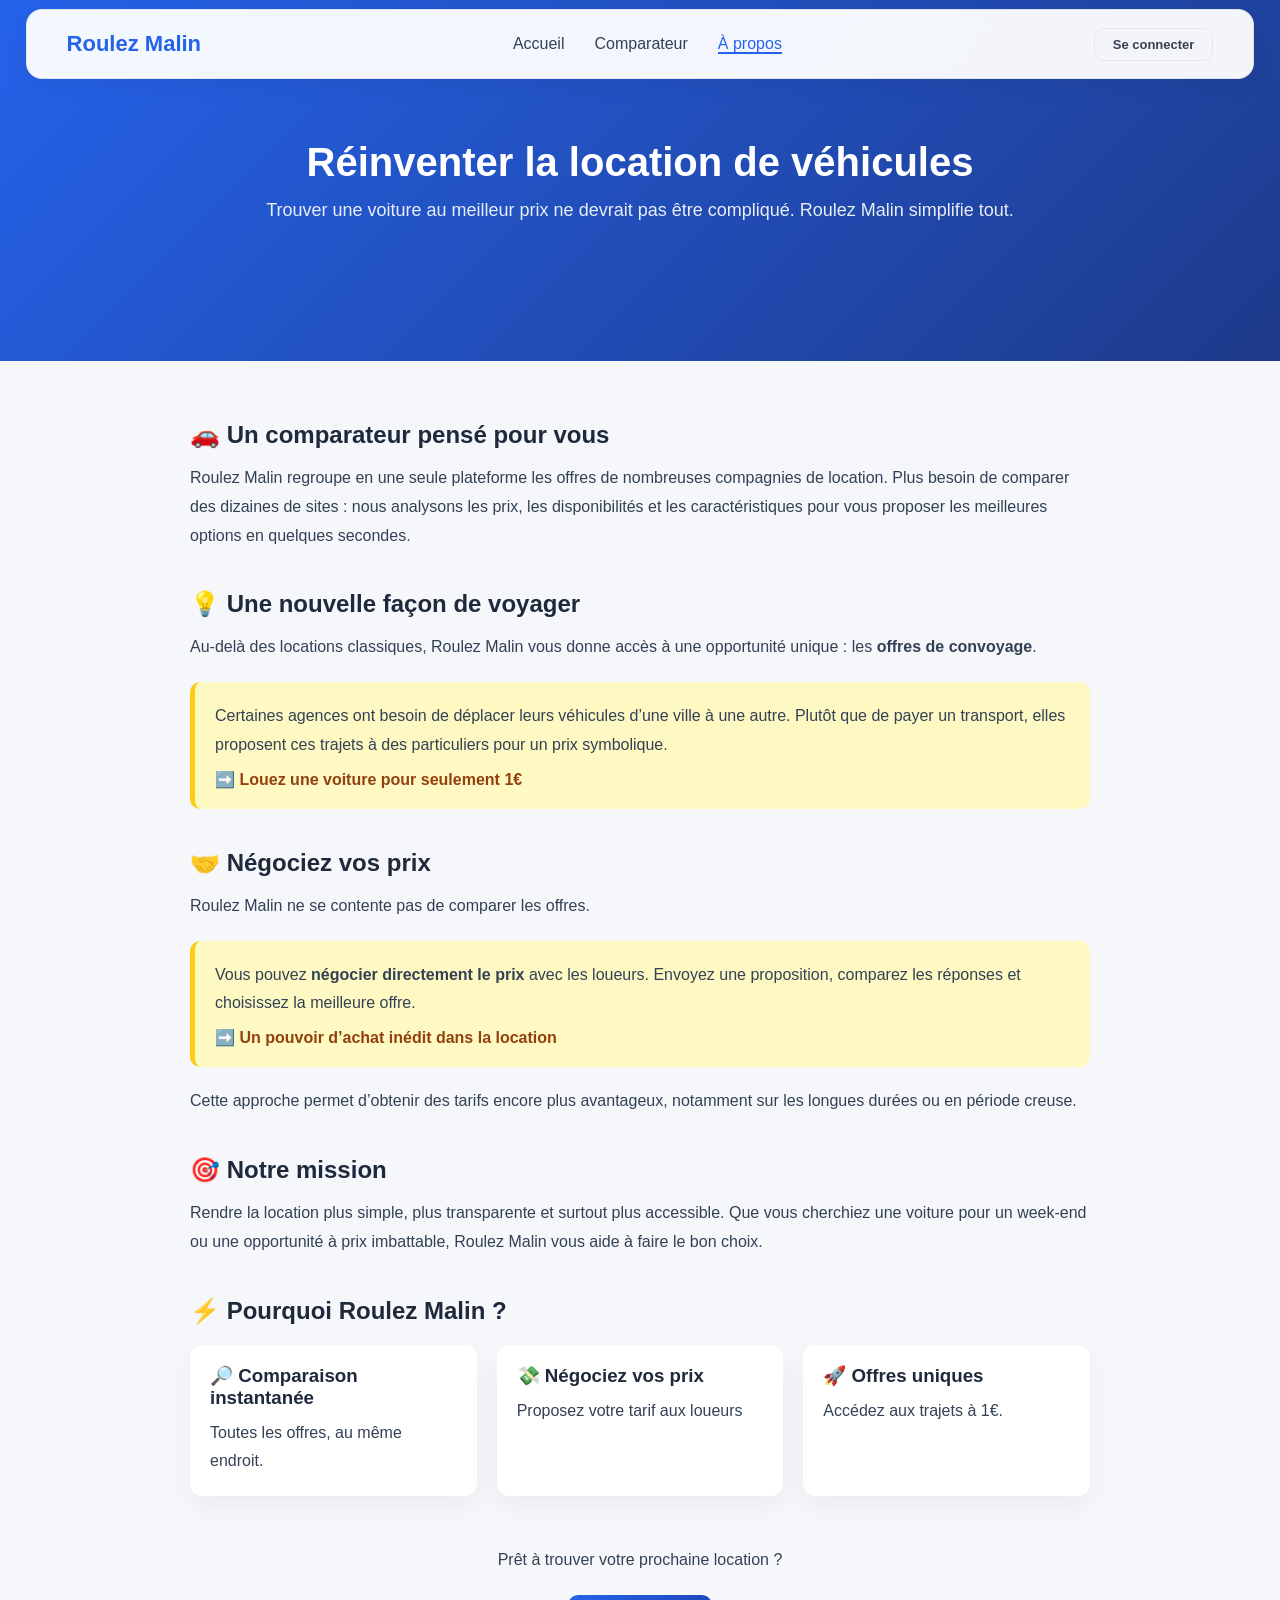
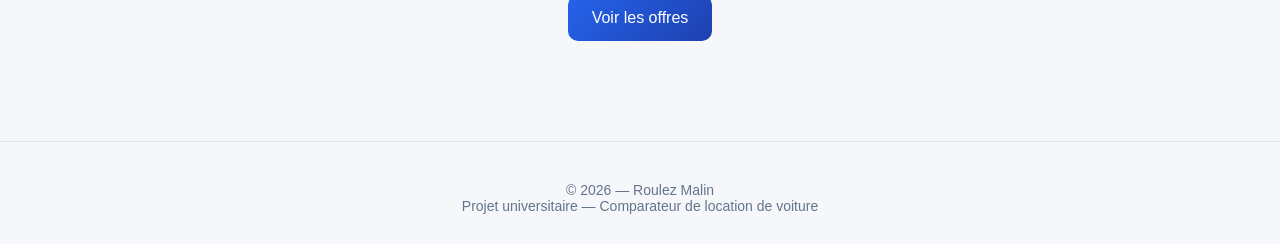
<file: frontend/about.html>
<!DOCTYPE html>
<html lang="fr">
<head>
    <meta charset="UTF-8">
    <title>Roulez Malin - À propos</title>
    <link rel="stylesheet" href="css/style.css">
    <script defer type="module" src="js/include.js"></script>
</head>
<body>

<!-- Menu -->
<div id="menu"></div>

<section class="about-hero">
    <div class="about-hero-content">
        <h1>Réinventer la location de véhicules</h1>
        <p>
            Trouver une voiture au meilleur prix ne devrait pas être compliqué.
            Roulez Malin simplifie tout.
        </p>
    </div>
</section>

<section class="about-content">
    <div class="about-container">

        <h2>🚗 Un comparateur pensé pour vous</h2>
        <p>
            Roulez Malin regroupe en une seule plateforme les offres de nombreuses compagnies de location.
            Plus besoin de comparer des dizaines de sites : nous analysons les prix, les disponibilités
            et les caractéristiques pour vous proposer les meilleures options en quelques secondes.
        </p>

        <h2>💡 Une nouvelle façon de voyager</h2>
        <p>
            Au-delà des locations classiques, Roulez Malin vous donne accès à une opportunité unique :
            les <strong>offres de convoyage</strong>.
        </p>

        <div class="highlight-box">
            <p>
                Certaines agences ont besoin de déplacer leurs véhicules d’une ville à une autre.
                Plutôt que de payer un transport, elles proposent ces trajets à des particuliers
                pour un prix symbolique.
            </p>
            <span>➡️ Louez une voiture pour seulement <strong>1€</strong></span>
        </div>

        <h2>🤝 Négociez vos prix</h2>

        <p>
            Roulez Malin ne se contente pas de comparer les offres.
        </p>

        <div class="highlight-box">
            <p>
                Vous pouvez <strong>négocier directement le prix</strong> avec les loueurs.
                Envoyez une proposition, comparez les réponses et choisissez la meilleure offre.
            </p>
            <span>➡️ Un pouvoir d’achat inédit dans la location</span>
        </div>

        <p>
            Cette approche permet d’obtenir des tarifs encore plus avantageux,
            notamment sur les longues durées ou en période creuse.
        </p>

        <h2>🎯 Notre mission</h2>
        <p>
            Rendre la location plus simple, plus transparente et surtout plus accessible.
            Que vous cherchiez une voiture pour un week-end ou une opportunité à prix imbattable,
            Roulez Malin vous aide à faire le bon choix.
        </p>

        <h2>⚡ Pourquoi Roulez Malin ?</h2>

        <div class="about-features">
            <div class="feature">
                <h3>🔎 Comparaison instantanée</h3>
                <p>Toutes les offres, au même endroit.</p>
            </div>

            <div class="feature">
                <h3>💸 Négociez vos prix</h3>
                <p>Proposez votre tarif aux loueurs</p>
            </div>

            <div class="feature">
                <h3>🚀 Offres uniques</h3>
                <p>Accédez aux trajets à 1€.</p>
            </div>
        </div>

        <div class="about-cta">
            <p>Prêt à trouver votre prochaine location ?</p>
            <a href="index.html" class="btn-primary">Voir les offres</a>
        </div>

    </div>
</section>

<!-- Footer -->
<div id="footer"></div>

</body>
<script>
        const currentPage = "about";
</script>
</html>
</file>
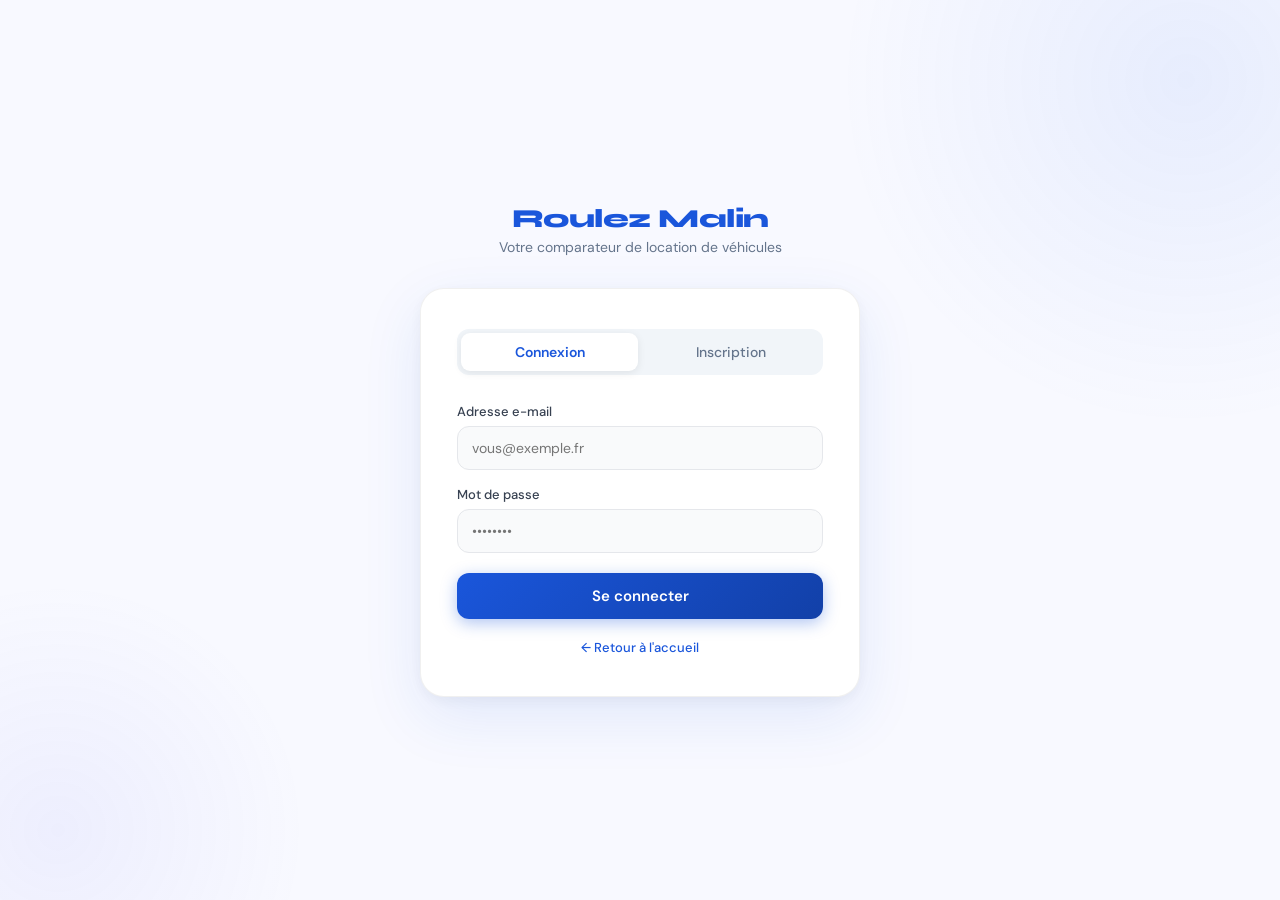
<file: frontend/compte.html>
<!DOCTYPE html>
<html lang="fr">
<head>
    <meta charset="UTF-8">
    <title>Roulez Malin — Mon compte</title>
    <link rel="stylesheet" href="css/style.css">
    <link rel="preconnect" href="https://fonts.googleapis.com">
    <link href="https://fonts.googleapis.com/css2?family=DM+Sans:wght@400;500;600&family=Syne:wght@700;800&display=swap" rel="stylesheet">
    <script defer type="module" src="js/include.js"></script>
    <style>
        *, *::before, *::after { box-sizing: border-box; margin: 0; padding: 0; }

        body {
            font-family: 'DM Sans', sans-serif;
            background: #f8f9ff;
            color: #1e293b;
            padding-top: 90px;
        }

        /* ── Layout ── */
        .compte-layout {
            max-width: 1100px;
            margin: 40px auto 80px;
            padding: 0 20px;
            display: grid;
            grid-template-columns: 280px 1fr;
            gap: 28px;
            align-items: start;
        }

        /* ── Sidebar profil ── */
        .profil-card {
            background: white;
            border-radius: 20px;
            padding: 28px 24px;
            box-shadow: 0 8px 30px rgba(0,0,0,0.06);
            border: 1px solid rgba(0,0,0,0.06);
            position: sticky;
            top: 100px;
        }

        .profil-avatar {
            width: 72px;
            height: 72px;
            border-radius: 50%;
            background: linear-gradient(135deg, #1a56db, #6366f1);
            display: flex;
            align-items: center;
            justify-content: center;
            font-family: 'Syne', sans-serif;
            font-size: 26px;
            font-weight: 800;
            color: white;
            margin: 0 auto 16px;
        }

        .profil-name {
            font-family: 'Syne', sans-serif;
            font-weight: 700;
            font-size: 18px;
            text-align: center;
            letter-spacing: -0.3px;
        }

        .profil-email {
            font-size: 13px;
            color: #64748b;
            text-align: center;
            margin-top: 4px;
        }

        .profil-divider {
            height: 1px;
            background: #f1f5f9;
            margin: 20px 0;
        }

        .profil-stat {
            display: flex;
            justify-content: space-between;
            align-items: center;
            padding: 8px 0;
            font-size: 13px;
            color: #64748b;
        }
        .profil-stat strong {
            color: #1e293b;
            font-weight: 600;
        }

        .profil-member {
            font-size: 12px;
            color: #94a3b8;
            text-align: center;
            margin-top: 16px;
        }

        .btn-logout {
            width: 100%;
            margin-top: 20px;
            padding: 11px;
            border-radius: 12px;
            border: 1.5px solid #e5e7eb;
            background: white;
            font-family: 'DM Sans', sans-serif;
            font-size: 13px;
            font-weight: 500;
            color: #64748b;
            cursor: pointer;
            transition: all 0.2s;
        }
        .btn-logout:hover {
            border-color: #dc2626;
            color: #dc2626;
            background: #fef2f2;
        }

        /* ── Contenu principal ── */
        .compte-main {
            display: flex;
            flex-direction: column;
            gap: 24px;
        }

        .section-card {
            background: white;
            border-radius: 20px;
            padding: 28px 28px;
            box-shadow: 0 8px 30px rgba(0,0,0,0.06);
            border: 1px solid rgba(0,0,0,0.06);
        }

        .section-header {
            display: flex;
            align-items: center;
            justify-content: space-between;
            margin-bottom: 20px;
        }

        .section-title {
            font-family: 'Syne', sans-serif;
            font-weight: 700;
            font-size: 17px;
            letter-spacing: -0.3px;
            display: flex;
            align-items: center;
            gap: 8px;
        }

        .count-badge {
            font-family: 'DM Sans', sans-serif;
            font-size: 12px;
            font-weight: 600;
            background: #f1f5f9;
            color: #64748b;
            padding: 3px 10px;
            border-radius: 99px;
        }

        /* ── Ligne d'historique recherche ── */
        .history-list {
            display: flex;
            flex-direction: column;
            gap: 10px;
        }

        .history-item {
            display: flex;
            align-items: center;
            gap: 14px;
            padding: 14px 16px;
            border-radius: 14px;
            background: #f8fafc;
            border: 1px solid #f1f5f9;
            transition: border-color 0.2s, box-shadow 0.2s;
            cursor: pointer;
            text-decoration: none;
            color: inherit;
        }
        .history-item:hover {
            border-color: rgba(26,86,219,0.2);
            box-shadow: 0 4px 12px rgba(26,86,219,0.06);
        }

        .history-icon {
            width: 38px;
            height: 38px;
            border-radius: 10px;
            background: linear-gradient(135deg, #dbeafe, #ede9fe);
            display: flex;
            align-items: center;
            justify-content: center;
            font-size: 16px;
            flex-shrink: 0;
        }

        .history-body {
            flex: 1;
            min-width: 0;
        }

        .history-route {
            font-size: 14px;
            font-weight: 600;
            white-space: nowrap;
            overflow: hidden;
            text-overflow: ellipsis;
        }

        .history-meta {
            font-size: 12px;
            color: #94a3b8;
            margin-top: 2px;
        }

        .history-right {
            text-align: right;
            flex-shrink: 0;
        }

        .history-badge {
            display: inline-block;
            padding: 4px 10px;
            border-radius: 99px;
            font-size: 12px;
            font-weight: 600;
        }
        .badge-accord { background: #dcfce7; color: #16a34a; }
        .badge-echec  { background: #fee2e2; color: #dc2626; }
        .badge-offres { background: #dbeafe; color: #1a56db; }

        .history-price {
            font-size: 13px;
            font-weight: 600;
            color: #1e293b;
            margin-top: 2px;
        }

        /* ── Empty state ── */
        .empty-state {
            text-align: center;
            padding: 40px 20px;
            color: #94a3b8;
        }
        .empty-state .empty-icon { font-size: 36px; margin-bottom: 10px; }
        .empty-state p { font-size: 14px; }
        .empty-state a {
            display: inline-block;
            margin-top: 14px;
            padding: 10px 20px;
            border-radius: 10px;
            background: linear-gradient(135deg, #1a56db, #1240a8);
            color: white;
            text-decoration: none;
            font-size: 13px;
            font-weight: 500;
        }

        /* ── Skeleton loader ── */
        .skeleton {
            background: linear-gradient(90deg, #f1f5f9 25%, #e2e8f0 50%, #f1f5f9 75%);
            background-size: 200% 100%;
            animation: shimmer 1.4s infinite;
            border-radius: 10px;
        }
        @keyframes shimmer {
            from { background-position: 200% 0; }
            to   { background-position: -200% 0; }
        }
        .skel-row {
            height: 64px;
            border-radius: 14px;
            margin-bottom: 10px;
        }

        /* ── Négociation stats ── */
        .nego-stats {
            display: grid;
            grid-template-columns: repeat(3, 1fr);
            gap: 14px;
            margin-bottom: 20px;
        }
        .nego-stat-card {
            background: #f8fafc;
            border-radius: 14px;
            padding: 16px;
            text-align: center;
            border: 1px solid #f1f5f9;
        }
        .nego-stat-num {
            font-family: 'Syne', sans-serif;
            font-weight: 800;
            font-size: 24px;
            color: #1a56db;
            letter-spacing: -1px;
        }
        .nego-stat-label {
            font-size: 12px;
            color: #64748b;
            margin-top: 4px;
        }

        @media (max-width: 768px) {
            .compte-layout {
                grid-template-columns: 1fr;
            }
            .profil-card { position: static; }
            .nego-stats { grid-template-columns: 1fr 1fr; }
        }
    </style>
</head>
<body>

<div id="menu"></div>

<div class="compte-layout">

    <!-- ── Sidebar ── -->
    <aside class="profil-card" id="profil-card">
        <div class="profil-avatar" id="profil-initiales">?</div>
        <div class="profil-name" id="profil-name">Chargement…</div>
        <div class="profil-email" id="profil-email"></div>
        <div class="profil-divider"></div>
        <div class="profil-stat">
            <span>Recherches</span>
            <strong id="stat-searches">—</strong>
        </div>
        <div class="profil-stat">
            <span>Négociations</span>
            <strong id="stat-negos">—</strong>
        </div>
        <div class="profil-stat">
            <span>Accords conclus</span>
            <strong id="stat-accords">—</strong>
        </div>
        <div class="profil-member" id="profil-member"></div>
        <button class="btn-logout" onclick="doLogout()">Se déconnecter</button>
    </aside>

    <!-- ── Contenu ── -->
    <main class="compte-main">

        <!-- Historique des recherches -->
        <div class="section-card">
            <div class="section-header">
                <div class="section-title">🔍 Mes recherches</div>
                <span class="count-badge" id="count-searches">…</span>
            </div>
            <div class="history-list" id="list-searches">
                <div class="skeleton skel-row"></div>
                <div class="skeleton skel-row"></div>
                <div class="skeleton skel-row"></div>
            </div>
        </div>

        <!-- Historique des négociations -->
        <div class="section-card">
            <div class="section-header">
                <div class="section-title">🤝 Mes négociations</div>
                <span class="count-badge" id="count-negos">…</span>
            </div>

            <!-- Stats rapides -->
            <div class="nego-stats" id="nego-stats" style="display:none">
                <div class="nego-stat-card">
                    <div class="nego-stat-num" id="ns-total">0</div>
                    <div class="nego-stat-label">Total</div>
                </div>
                <div class="nego-stat-card">
                    <div class="nego-stat-num" id="ns-accords">0</div>
                    <div class="nego-stat-label">Accords</div>
                </div>
                <div class="nego-stat-card">
                    <div class="nego-stat-num" id="ns-eco">0 €</div>
                    <div class="nego-stat-label">Économisé</div>
                </div>
            </div>

            <div class="history-list" id="list-negos">
                <div class="skeleton skel-row"></div>
                <div class="skeleton skel-row"></div>
            </div>
        </div>

    </main>
</div>

<div id="footer"></div>

<script type="module">
    import { isLoggedIn, getUser, logout, fetchSearchHistory, fetchNegotiationHistory } from "./js/auth.js";

    // Guard
    if (!isLoggedIn()) {
        window.location.href = "login.html";
    }

    window.doLogout = logout;

    const user = getUser();

    // ── Profil ──
    if (user) {
        const initiales = (user.prenom?.[0] || '') + (user.nom?.[0] || '');
        document.getElementById("profil-initiales").textContent = initiales.toUpperCase();
        document.getElementById("profil-name").textContent = `${user.prenom} ${user.nom}`;
        document.getElementById("profil-email").textContent = user.email;
    }

    function formatDate(iso) {
        const d = new Date(iso);
        return d.toLocaleDateString('fr-FR', { day: '2-digit', month: 'short', year: 'numeric' });
    }

    function formatDateTime(iso) {
        const d = new Date(iso);
        return d.toLocaleDateString('fr-FR', { day: '2-digit', month: 'short' })
             + ' à ' + d.toLocaleTimeString('fr-FR', { hour: '2-digit', minute: '2-digit' });
    }

    // ── Recherches ──
    const listSearches = document.getElementById("list-searches");
    const countSearches = document.getElementById("count-searches");
    const statSearches = document.getElementById("stat-searches");

    fetchSearchHistory().then(data => {
        listSearches.innerHTML = "";
        countSearches.textContent = data.length + " recherche" + (data.length > 1 ? "s" : "");
        statSearches.textContent = data.length;

        if (data.length === 0) {
            listSearches.innerHTML = `
                <div class="empty-state">
                    <div class="empty-icon">🗺️</div>
                    <p>Vous n'avez pas encore effectué de recherche.</p>
                    <a href="index.html">Trouver une location</a>
                </div>`;
            return;
        }

        data.forEach(item => {
            const div = document.createElement("div");
            div.className = "history-item";
            div.innerHTML = `
                <div class="history-icon">📍</div>
                <div class="history-body">
                    <div class="history-route">${item.addresseDepart} → ${item.addresseArrivee}</div>
                    <div class="history-meta">${item.dateDepart || ''} · ${formatDateTime(item.searchedAt)}</div>
                </div>
                <div class="history-right">
                    <span class="history-badge badge-offres">${item.nbOffres} offre${item.nbOffres > 1 ? 's' : ''}</span>
                </div>
            `;
            listSearches.appendChild(div);
        });
    }).catch(() => {
        listSearches.innerHTML = `<div class="empty-state"><p>Erreur lors du chargement.</p></div>`;
    });

    // ── Négociations ──
    const listNegos = document.getElementById("list-negos");
    const countNegos = document.getElementById("count-negos");
    const statNegos = document.getElementById("stat-negos");
    const statAccords = document.getElementById("stat-accords");
    const negoStats = document.getElementById("nego-stats");

    fetchNegotiationHistory().then(data => {
        listNegos.innerHTML = "";
        countNegos.textContent = data.length + " négociation" + (data.length > 1 ? "s" : "");
        statNegos.textContent = data.length;

        const accords = data.filter(n => n.resultat === "accord");
        statAccords.textContent = accords.length;

        // Stats rapides
        if (data.length > 0) {
            negoStats.style.display = "grid";
            document.getElementById("ns-total").textContent = data.length;
            document.getElementById("ns-accords").textContent = accords.length;
            const economise = accords.reduce((sum, n) => sum + (n.prixInitial - n.prixFinal), 0);
            document.getElementById("ns-eco").textContent = economise.toFixed(0) + " €";
        }

        if (data.length === 0) {
            listNegos.innerHTML = `
                <div class="empty-state">
                    <div class="empty-icon">🤝</div>
                    <p>Vous n'avez pas encore négocié de prix.</p>
                    <a href="index.html">Trouver une offre à négocier</a>
                </div>`;
            return;
        }

        data.forEach(item => {
            const isAccord = item.resultat === "accord";
            const reduction = isAccord ? (item.prixInitial - item.prixFinal).toFixed(0) : null;

            const div = document.createElement("div");
            div.className = "history-item";
            div.innerHTML = `
                <div class="history-icon">${isAccord ? '✅' : '❌'}</div>
                <div class="history-body">
                    <div class="history-route">${item.nomVehicule}</div>
                    <div class="history-meta">${item.entreprise || ''} · ${formatDateTime(item.negotiatedAt)}</div>
                </div>
                <div class="history-right">
                    <span class="history-badge ${isAccord ? 'badge-accord' : 'badge-echec'}">
                        ${isAccord ? 'Accord' : 'Échec'}
                    </span>
                    <div class="history-price">
                        ${isAccord
                            ? `${item.prixFinal} € <span style="color:#16a34a;font-size:11px">(-${reduction} €)</span>`
                            : `<span style="color:#94a3b8">${item.prixInitial} €</span>`}
                    </div>
                </div>
            `;
            listNegos.appendChild(div);
        });
    }).catch(() => {
        listNegos.innerHTML = `<div class="empty-state"><p>Erreur lors du chargement.</p></div>`;
    });
</script>

<script>
    const currentPage = "compte";
</script>

</body>
</html>
</file>
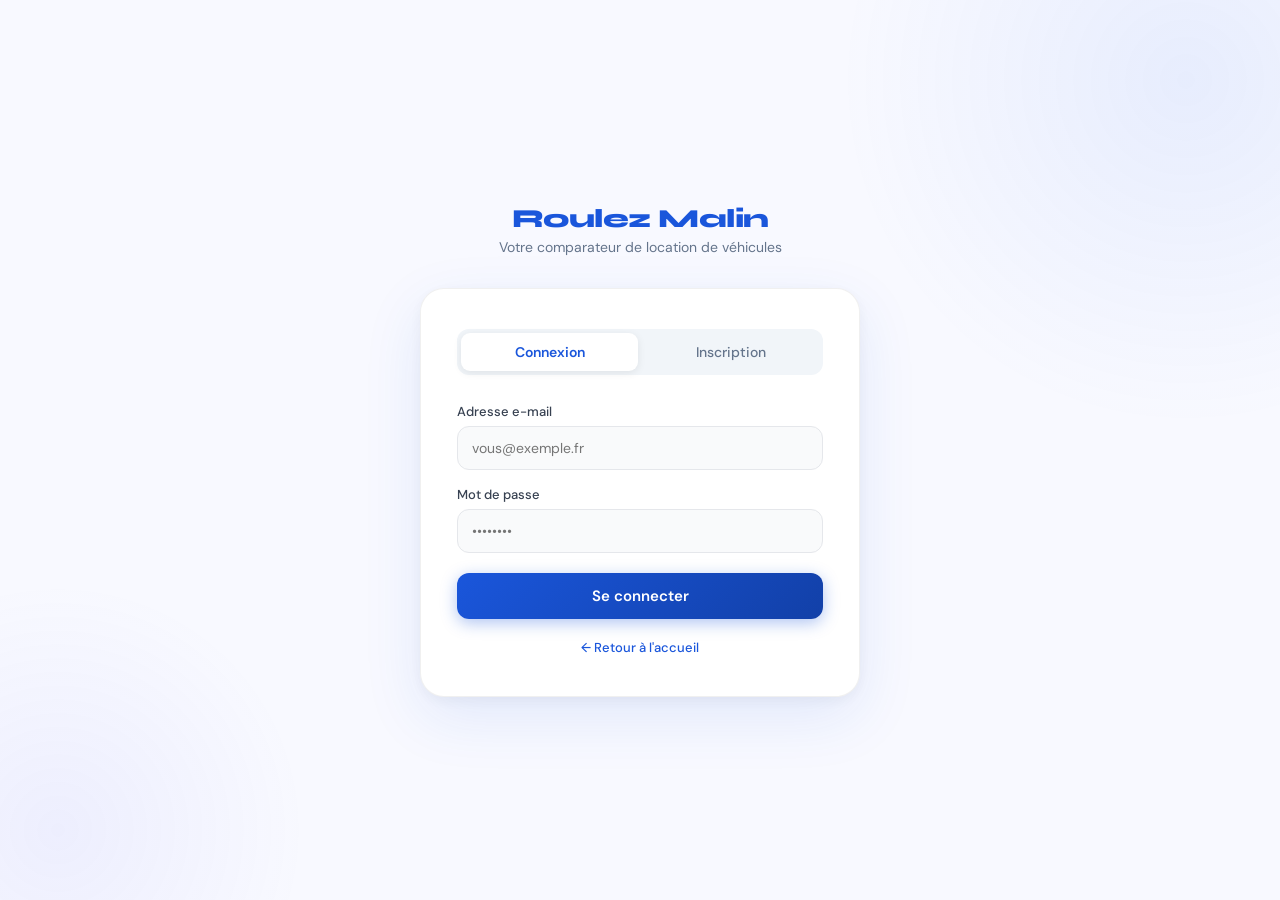
<file: frontend/login.html>
<!DOCTYPE html>
<html lang="fr">
<head>
    <meta charset="UTF-8">
    <title>Roulez Malin — Connexion</title>
    <link rel="stylesheet" href="css/style.css">
    <link rel="preconnect" href="https://fonts.googleapis.com">
    <link href="https://fonts.googleapis.com/css2?family=DM+Sans:wght@400;500;600&family=Syne:wght@700;800&display=swap" rel="stylesheet">
    <style>
        *, *::before, *::after { box-sizing: border-box; margin: 0; padding: 0; }

        body {
            font-family: 'DM Sans', sans-serif;
            background: #f8f9ff;
            min-height: 100vh;
            display: flex;
            align-items: center;
            justify-content: center;
            padding: 20px;
            position: relative;
            overflow: hidden;
        }

        /* Fond décoratif */
        body::before {
            content: '';
            position: fixed;
            top: -30%;
            right: -20%;
            width: 700px;
            height: 700px;
            background: radial-gradient(circle, rgba(37,99,235,0.08) 0%, transparent 70%);
            border-radius: 50%;
            pointer-events: none;
        }
        body::after {
            content: '';
            position: fixed;
            bottom: -20%;
            left: -15%;
            width: 500px;
            height: 500px;
            background: radial-gradient(circle, rgba(99,102,241,0.07) 0%, transparent 70%);
            border-radius: 50%;
            pointer-events: none;
        }

        .auth-wrapper {
            width: 100%;
            max-width: 440px;
            position: relative;
            z-index: 1;
            animation: fadeUp 0.6s cubic-bezier(.22,1,.36,1) both;
        }

        @keyframes fadeUp {
            from { opacity: 0; transform: translateY(24px); }
            to   { opacity: 1; transform: translateY(0); }
        }

        /* Logo */
        .auth-logo {
            text-align: center;
            margin-bottom: 32px;
        }
        .auth-logo a {
            font-family: 'Syne', sans-serif;
            font-weight: 800;
            font-size: 26px;
            color: #1a56db;
            text-decoration: none;
            letter-spacing: -0.5px;
        }
        .auth-logo p {
            font-size: 14px;
            color: #64748b;
            margin-top: 4px;
        }

        /* Card */
        .auth-card {
            background: white;
            border-radius: 24px;
            padding: 40px 36px;
            box-shadow: 0 20px 60px rgba(26,86,219,0.1), 0 4px 16px rgba(0,0,0,0.05);
            border: 1px solid rgba(0,0,0,0.06);
        }

        /* Tabs */
        .auth-tabs {
            display: flex;
            background: #f1f5f9;
            border-radius: 12px;
            padding: 4px;
            margin-bottom: 28px;
            gap: 4px;
        }
        .auth-tab {
            flex: 1;
            padding: 10px;
            border: none;
            border-radius: 9px;
            background: transparent;
            font-family: 'DM Sans', sans-serif;
            font-size: 14px;
            font-weight: 500;
            color: #64748b;
            cursor: pointer;
            transition: all 0.2s;
        }
        .auth-tab.active {
            background: white;
            color: #1a56db;
            font-weight: 600;
            box-shadow: 0 2px 8px rgba(0,0,0,0.08);
        }

        /* Formulaire */
        .auth-form { display: none; flex-direction: column; gap: 16px; }
        .auth-form.active { display: flex; }

        .field-group { display: flex; flex-direction: column; gap: 6px; }
        .field-group label {
            font-size: 13px;
            font-weight: 500;
            color: #374151;
        }
        .field-group input {
            width: 100%;
            padding: 12px 14px;
            border-radius: 12px;
            border: 1.5px solid #e5e7eb;
            font-family: 'DM Sans', sans-serif;
            font-size: 14px;
            color: #1e293b;
            background: #f9fafb;
            transition: border-color 0.2s, box-shadow 0.2s, background 0.2s;
            outline: none;
        }
        .field-group input:focus {
            border-color: #1a56db;
            background: white;
            box-shadow: 0 0 0 3px rgba(26,86,219,0.1);
        }

        .form-row { display: grid; grid-template-columns: 1fr 1fr; gap: 12px; }

        /* Bouton submit */
        .auth-btn {
            width: 100%;
            padding: 13px;
            border-radius: 12px;
            border: none;
            background: linear-gradient(135deg, #1a56db, #1240a8);
            color: white;
            font-family: 'DM Sans', sans-serif;
            font-size: 15px;
            font-weight: 600;
            cursor: pointer;
            margin-top: 4px;
            transition: transform 0.15s, box-shadow 0.2s;
            box-shadow: 0 4px 16px rgba(26,86,219,0.35);
        }
        .auth-btn:hover {
            transform: translateY(-1px);
            box-shadow: 0 8px 24px rgba(26,86,219,0.45);
        }
        .auth-btn:active { transform: translateY(0); }
        .auth-btn:disabled {
            background: #cbd5e1;
            box-shadow: none;
            cursor: not-allowed;
            transform: none;
        }

        /* Message d'erreur / succès */
        .auth-msg {
            padding: 11px 14px;
            border-radius: 10px;
            font-size: 13px;
            font-weight: 500;
            display: none;
        }
        .auth-msg.error { background: #fef2f2; color: #dc2626; border: 1px solid #fecaca; display: block; }
        .auth-msg.success { background: #f0fdf4; color: #16a34a; border: 1px solid #bbf7d0; display: block; }

        /* Séparateur */
        .divider {
            display: flex;
            align-items: center;
            gap: 12px;
            margin: 4px 0;
            color: #cbd5e1;
            font-size: 12px;
        }
        .divider::before, .divider::after {
            content: '';
            flex: 1;
            height: 1px;
            background: #e5e7eb;
        }

        /* Footer card */
        .auth-footer {
            text-align: center;
            margin-top: 20px;
            font-size: 13px;
            color: #64748b;
        }
        .auth-footer a {
            color: #1a56db;
            text-decoration: none;
            font-weight: 500;
        }
        .auth-footer a:hover { text-decoration: underline; }

        /* Spinner */
        .spinner-inline {
            display: inline-block;
            width: 16px;
            height: 16px;
            border: 2px solid rgba(255,255,255,0.4);
            border-top-color: white;
            border-radius: 50%;
            animation: spin 0.7s linear infinite;
            vertical-align: middle;
            margin-right: 6px;
        }
        @keyframes spin { to { transform: rotate(360deg); } }
    </style>
</head>
<body>

<div class="auth-wrapper">

    <div class="auth-logo">
        <a href="index.html">Roulez Malin</a>
        <p>Votre comparateur de location de véhicules</p>
    </div>

    <div class="auth-card">

        <!-- Tabs -->
        <div class="auth-tabs">
            <button class="auth-tab active" id="tab-login" onclick="switchTab('login')">Connexion</button>
            <button class="auth-tab" id="tab-register" onclick="switchTab('register')">Inscription</button>
        </div>

        <!-- Message -->
        <div class="auth-msg" id="auth-msg"></div>

        <!-- ── Formulaire Connexion ── -->
        <form class="auth-form active" id="form-login" onsubmit="handleLogin(event)">
            <div class="field-group">
                <label for="login-email">Adresse e-mail</label>
                <input type="email" id="login-email" placeholder="vous@exemple.fr" required autocomplete="email">
            </div>
            <div class="field-group">
                <label for="login-password">Mot de passe</label>
                <input type="password" id="login-password" placeholder="••••••••" required autocomplete="current-password">
            </div>
            <button type="submit" class="auth-btn" id="btn-login">Se connecter</button>
        </form>

        <!-- ── Formulaire Inscription ── -->
        <form class="auth-form" id="form-register" onsubmit="handleRegister(event)">
            <div class="form-row">
                <div class="field-group">
                    <label for="reg-prenom">Prénom</label>
                    <input type="text" id="reg-prenom" placeholder="Jean" required>
                </div>
                <div class="field-group">
                    <label for="reg-nom">Nom</label>
                    <input type="text" id="reg-nom" placeholder="Dupont" required>
                </div>
            </div>
            <div class="field-group">
                <label for="reg-email">Adresse e-mail</label>
                <input type="email" id="reg-email" placeholder="vous@exemple.fr" required autocomplete="email">
            </div>
            <div class="field-group">
                <label for="reg-password">Mot de passe</label>
                <input type="password" id="reg-password" placeholder="Minimum 8 caractères" required minlength="8" autocomplete="new-password">
            </div>
            <button type="submit" class="auth-btn" id="btn-register">Créer mon compte</button>
        </form>

        <div class="auth-footer">
            <a href="index.html">← Retour à l'accueil</a>
        </div>

    </div>
</div>

<script type="module">
    import { login, register, isLoggedIn } from "./js/auth.js";

    // Redirection si déjà connecté
    if (isLoggedIn()) window.location.href = "compte.html";

    window.switchTab = function(tab) {
        document.getElementById("tab-login").classList.toggle("active", tab === "login");
        document.getElementById("tab-register").classList.toggle("active", tab === "register");
        document.getElementById("form-login").classList.toggle("active", tab === "login");
        document.getElementById("form-register").classList.toggle("active", tab === "register");
        clearMsg();
    };

    function showMsg(text, type) {
        const el = document.getElementById("auth-msg");
        el.textContent = text;
        el.className = "auth-msg " + type;
    }
    function clearMsg() {
        const el = document.getElementById("auth-msg");
        el.className = "auth-msg";
        el.textContent = "";
    }
    function setLoading(btnId, loading) {
        const btn = document.getElementById(btnId);
        btn.disabled = loading;
        btn.innerHTML = loading
            ? `<span class="spinner-inline"></span> Chargement…`
            : btn.dataset.label;
    }

    // Sauvegarder les labels initiaux
    document.getElementById("btn-login").dataset.label = "Se connecter";
    document.getElementById("btn-register").dataset.label = "Créer mon compte";

    window.handleLogin = async function(e) {
        e.preventDefault();
        clearMsg();
        setLoading("btn-login", true);
        const email = document.getElementById("login-email").value;
        const password = document.getElementById("login-password").value;
        try {
            await login(email, password);
            showMsg("Connexion réussie ! Redirection…", "success");
            setTimeout(() => window.location.href = "index.html", 800);
        } catch (err) {
            showMsg(err.message, "error");
            setLoading("btn-login", false);
        }
    };

    window.handleRegister = async function(e) {
        e.preventDefault();
        clearMsg();
        setLoading("btn-register", true);
        const prenom = document.getElementById("reg-prenom").value;
        const nom = document.getElementById("reg-nom").value;
        const email = document.getElementById("reg-email").value;
        const password = document.getElementById("reg-password").value;
        try {
            await register(email, password, prenom, nom);
            showMsg("Compte créé avec succès ! Bienvenue 🎉", "success");
            setTimeout(() => window.location.href = "index.html", 900);
        } catch (err) {
            showMsg(err.message, "error");
            setLoading("btn-register", false);
        }
    };
</script>

</body>
</html>
</file>
<file: frontend/css/style.css>
:root {
    --blue: #1a56db;
    --blue-dark: #1240a8;
    --white: rgba(255,255,255,0.95);
    --bg: #f8f9ff;
    --card: #fff;
    --text: #0f172a;
    --muted: #64748b;
    --border: rgba(0,0,0,0.08);
  }


/* Reset */
* {
    margin: 0;
    padding: 0;
    box-sizing: border-box;
}

/* Fond */
body {
    font-family: "Segoe UI", Arial, sans-serif;
    background-color: #f5f7fa;
    color: #1e293b;
}

/* Header */
.page-header {
    position: absolute;
    top: 0;
    left: 0;
    width: 100%;
    height: 90vh;
    background: url("../assets/header.jpg") center / cover no-repeat;
    z-index: 0;
}


/* Menu */
.navbar {
    position: fixed;
    top: 1%;
    left: 2%;
    right: 2%;
    height: 70px;
    background: rgba(255,255,255,0.95);
    border-radius: 16px;
    border: 1px solid var(--border);
    padding: 0 40px;
    display: flex;
    align-items: center;
    justify-content: space-between;
    backdrop-filter: blur(20px);
    box-shadow: 0 4px 24px rgba(0,0,0,0.06);
    z-index: 99; /* IMPORTANT */
    animation: slideDown 0.6s cubic-bezier(.22,1,.36,1);
}

@keyframes slideDown {
    from { transform: translateY(-20px); opacity: 0; }
    to { transform: translateY(0); opacity: 1; }
}

/* */

.logo {
    font-size: 22px;
    font-weight: bold;
    color: #2563eb;
}

.nav-links {
    display: flex;
    list-style: none;
    gap: 30px;
}

.nav-links a {
    text-decoration: none;
    color: #334155;
    font-weight: 500;
}

.nav-links a.active {
    color: #2563eb;
    border-bottom: 2px solid #2563eb;
}

/* Bloc recherche */
.search-container {
    margin-top: 160px;
    display: flex;
    justify-content: center;
    padding-bottom: 100px;
}

.search-card {
    width: 800px;
    background: white;
    border-radius: 20px;
    padding: 40px 50px;
    box-shadow: 0 25px 50px rgba(0,0,0,0.1);
}

.search-card h1 {
    margin-bottom: 30px;
    text-align: center;
}

/*.search-wrapper {
    position: relative;
    z-index: 5;
    margin-top: 48vh;
    display: flex;
    justify-content: center;
    animation: fadeUp 0.8s 0.2s both;
}*/

/*.search-box {
    width: 70%;
    background: white;
    border-radius: 16px;
    padding: 25px 30px;
    box-shadow: 0 25px 50px rgba(0,0,0,0.15);
} */


/* Formulaire */
.form-group {
    margin-bottom: 20px;
}

.label {
    font-weight: 500;
    display: block;
}

input[type="text"],
input[type="datetime-local"] {
    width: 100%;
    padding: 12px;
    border-radius: 10px;
    border: 1px solid #cbd5e1;
    font-size: 15px;
}

input:disabled {
    background-color: #e5e7eb;
}

/* Radios */
.radio-group {
    display: flex;
    gap: 20px;
}

/* Checkbox */
.checkbox-inline {
    display: flex;
    align-items: center;
    gap: 10px;
    font-size: 14px;
}

.same-place {
    display: flex;
    align-items: center;
    gap: 6px;
    margin-left: 15px;
    cursor: pointer;
}

.same-place input {
    accent-color: #2563eb;
    cursor: pointer;
}

/* Dates côte à côte */
.form-row {
    display: flex;
    gap: 20px;
}

/* Footer */
.footer {
    margin-top: 80px;
    text-align: center;
    font-size: 14px;
    color: #64748b;
    padding-bottom: 30px;
}

/*.search-form {
    display: flex;
    flex-direction: column;
    gap: 15px;
}

/* Type véhicule */
/*.vehicle-type {
    display: flex;
    align-items: center;
    gap: 15px;
    font-size: 14px;
}

.vehicle-btn {
    padding: 8px 14px;
    border-radius: 20px;
    border: 1px solid #cbd5e1;
    background: white;
    cursor: pointer;
}

.vehicle-btn.active {
    background-color: #2563eb;
    color: white;
    border-color: #2563eb;
} */

/* Ligne principale */
/*.search-row {
    display: grid;
    grid-template-columns: 1.2fr 1.2fr 1fr 1fr auto;
    gap: 15px;
    align-items: end;
}

.search-row label {
    font-size: 13px;
    margin-bottom: 4px;
    display: block;
}

.search-row input {
    width: 100%;
    padding: 10px;
    border-radius: 10px;
    border: 1px solid #cbd5e1;
    font-size: 14px;
}

.search-row > div {
    position: relative;
} */

/* Bouton */
/*.search-action button {
    padding: 12px 22px;
    border-radius: 12px;
    border: none;
    background-color: #2563eb;
    color: white;
    font-size: 14px;
    cursor: pointer;
}

.search-action button:not(:disabled):hover {
    background-color: #1e40af;
}

.search-action button:disabled {
    background-color: #cbd5e1;
    cursor: not-allowed;
} */

.autocomplete-results {
    position: absolute;
    top: calc(100% + 6px);
    left: 0;
    background: white;
    border-radius: 12px;
    box-shadow: 0 20px 40px rgba(0,0,0,0.2);
    z-index: 9999; /* 🔥 AU-DESSUS DE TOUT */
}

.autocomplete-item {
    padding: 10px 14px;
    font-size: 14px;
    cursor: pointer;
}

.autocomplete-item:hover {
    background-color: #f1f5f9;
}

/* ABOUT */

.about-hero {
    background: linear-gradient(135deg, #2563eb, #1e3a8a);
    color: white;
    padding: 140px 20px;
    text-align: center;
}

.about-hero h1 {
    font-size: 40px;
    margin-bottom: 15px;
}

.about-hero p {
    font-size: 18px;
    opacity: 0.9;
}

.about-content {
    padding: 20px 20px;
}

.about-container {
    max-width: 900px;
    margin: auto;
}

.about h2,
.about-content h2 {
    margin-top: 40px;
    margin-bottom: 15px;
    font-size: 24px;
}

.about-content p {
    font-size: 16px;
    line-height: 1.8;
    color: #334155;
}

.highlight-box {
    background: #fef9c3;
    border-left: 5px solid #facc15;
    padding: 20px;
    border-radius: 10px;
    margin: 20px 0;
}

.highlight-box span {
    display: block;
    margin-top: 10px;
    font-weight: 600;
    color: #92400e;
}

.about-features {
    display: grid;
    grid-template-columns: repeat(auto-fit, minmax(200px, 1fr));
    gap: 20px;
    margin-top: 20px;
}

.feature {
    background: white;
    padding: 20px;
    border-radius: 12px;
    box-shadow: 0 10px 25px rgba(0,0,0,0.05);
}

.feature h3 {
    margin-bottom: 10px;
}

.about-cta {
    margin-top: 50px;
    text-align: center;
}

.btn-primary {
    display: inline-block;
    padding: 14px 24px;
    background: linear-gradient(135deg, #2563eb, #1e40af);
    color: white;
    border-radius: 10px;
    text-decoration: none;
    margin-top: 20px;
    transition: transform 0.2s, box-shadow 0.2s;
}

.btn-primary:hover {
    transform: translateY(-2px);
    box-shadow: 0 10px 25px rgba(37,99,235,0.4);
}

/* Hero */

@keyframes fadeUp {
    from { opacity: 0; transform: translateY(24px); }
    to { opacity: 1; transform: translateY(0); }
  }

.hero {
    text-align: center;
    padding: 160px 20px 30px;
    position: relative;
}

.hero h1 {
    font-size: 36px;
    margin-bottom: 10px;
    animation: fadeUp 0.8s 0.2s both;
}

.hero p {
    font-size: 18px;
    color: #64748b;
    animation: fadeUp 0.8s 0.2s both;
}

.hero .accent {
    color: #1659ec;
    position: relative;
    display: inline-block;
}

.hero .accent::after {
    content: '';
    position: absolute;
    bottom: 0px;
    left: 0; right: 0;
    height: 4px;
    background: linear-gradient(90deg, white, white);
    border-radius: 2px;
    animation: underlineIn 0.8s 1.2s both;
}

  @keyframes underlineIn {
    from { transform: scaleX(0); }
    to { transform: scaleX(1); }
}

/* Feature */ /*

.features {
    display: flex;
    justify-content: center;
    gap: 30px;
    padding: 80px 20px;
    flex-wrap: wrap;
}

.feature-card {
    background: white;
    padding: 30px;
    border-radius: 16px;
    max-width: 260px;
    text-align: center;
    transition: transform 0.3s, box-shadow 0.3s;
}

.feature-card:hover {
    transform: translateY(-8px);
    box-shadow: 0 20px 40px rgba(0,0,0,0.08);
}

.feature-card.highlight {
    border: 2px solid #2563eb;
} */

.features {
    padding: 100px 24px;
    max-width: 1100px;
    margin: auto;
  }

  .section-title {
    font-family: 'Syne', sans-serif;
    font-weight: 800;
    font-size: 36px;
    letter-spacing: -1px;
    text-align: center;
    margin-bottom: 60px;
    opacity: 0;
    transform: translateY(24px);
    transition: all 0.6s;
  }
  .section-title.visible { opacity: 1; transform: translateY(0); }

  .feature-grid {
    display: grid;
    grid-template-columns: repeat(3, 1fr);
    gap: 20px;
  }

  .feature-card {
    background: white;
    border: 1px solid var(--border);
    border-radius: 20px;
    padding: 32px 28px;
    transition: transform 0.3s, box-shadow 0.3s, border-color 0.3s;
    opacity: 0;
    transform: translateY(30px);
    cursor: pointer;
  }

  .feature-card.visible {
    opacity: 1;
    transform: translateY(0);
  }

  .feature-card:nth-child(2) { transition-delay: 0.1s; }
  .feature-card:nth-child(3) { transition-delay: 0.2s; }

  .feature-card:hover {
    transform: translateY(-6px);
    box-shadow: 0 20px 50px rgba(26,86,219,0.12);
    border-color: rgba(26,86,219,0.25);
  }

  .feature-card.featured {
    background: linear-gradient(135deg, var(--blue) 0%, #4f46e5 100%);
    border-color: transparent;
    color: white;
  }

  .feature-card.featured:hover {
    box-shadow: 0 20px 50px rgba(26,86,219,0.4);
  }

  .feature-icon {
    width: 48px; height: 48px;
    border-radius: 14px;
    display: flex; align-items: center; justify-content: center;
    font-size: 22px;
    margin-bottom: 18px;
    background: var(--blue-glow);
  }

  .feature-card.featured .feature-icon { background: rgba(255,255,255,0.2); }

  .feature-card h3 {
    font-family: 'Syne', sans-serif;
    font-weight: 700;
    font-size: 18px;
    margin-bottom: 10px;
    letter-spacing: -0.3px;
  }

  .feature-card p { font-size: 14px; line-height: 1.6; color: var(--muted); }
  .feature-card.featured p { color: rgba(255,255,255,0.75); }

/* Deals */

.deals {
    padding: 80px 24px;
    background: #0f172a;
    color: white;
    text-align: center;
  }

  .deals .section-title { color: white; }

  .deal-grid {
    display: flex;
    justify-content: center;
    gap: 20px;
    flex-wrap: wrap;
    margin-top: 40px;
  }

  .deal-card {
    background: rgba(255,255,255,0.05);
    border: 1px solid rgba(255,255,255,0.1);
    border-radius: 20px;
    padding: 28px 32px;
    width: 220px;
    position: relative;
    transition: transform 0.3s, background 0.3s;
    text-align: left;
    opacity: 0;
    transform: translateY(30px);
    transition: opacity 0.5s, transform 0.5s, background 0.3s;
  }

  .deal-card.visible { opacity: 1; transform: translateY(0); }
  .deal-card:nth-child(2).visible { transition-delay: 0.12s; }
  .deal-card:nth-child(3).visible { transition-delay: 0.24s; }

  .deal-card:hover {
    background: rgba(26,86,219,0.25);
    border-color: rgba(26,86,219,0.5);
  }

  .badge {
    display: inline-block;
    background: linear-gradient(135deg, var(--blue), #6366f1);
    color: white;
    font-size: 12px;
    font-weight: 700;
    padding: 4px 10px;
    border-radius: 8px;
    margin-bottom: 14px;
  }

  .deal-card h3 {
    font-family: 'Syne', sans-serif;
    font-weight: 700;
    font-size: 18px;
    margin-bottom: 6px;
  }

  .deal-card p { font-size: 13px; color: rgba(255,255,255,0.5); }

/* Stats */

.stats {
    display: flex;
    justify-content: center;
    gap: 60px;
    padding: 60px 24px;
    border-top: 1px solid var(--border);
    border-bottom: 1px solid var(--border);
    background: white;
  }

  .stat {
    text-align: center;
    opacity: 0;
    transform: translateY(20px);
    transition: opacity 0.6s, transform 0.6s;
  }
  .stat.visible { opacity: 1; transform: translateY(0); }
  .stat:nth-child(2) { transition-delay: 0.15s; }
  .stat:nth-child(3) { transition-delay: 0.3s; }

  .stat-num {
    font-family: 'Syne', sans-serif;
    font-weight: 800;
    font-size: 40px;
    color: var(--blue);
    letter-spacing: -1px;
    line-height: 1;
  }

  .stat-label { font-size: 14px; color: var(--muted); margin-top: 6px; }

/* Review */

.reviews { padding: 100px 24px; max-width: 1000px; margin: auto; }
  .review-grid { display: grid; grid-template-columns: repeat(3, 1fr); gap: 20px; margin-top: 50px; }

  .review {
    background: white;
    border: 1px solid var(--border);
    border-radius: 18px;
    padding: 28px;
    opacity: 0;
    transform: translateY(20px);
    transition: opacity 0.5s, transform 0.5s;
  }
  .review.visible { opacity: 1; transform: translateY(0); }
  .review:nth-child(2).visible { transition-delay: 0.12s; }
  .review:nth-child(3).visible { transition-delay: 0.24s; }

  .stars { font-size: 14px; margin-bottom: 12px; color: #f59e0b; }
  .review p { font-size: 14px; line-height: 1.65; color: #334155; font-style: italic; margin-bottom: 14px; }
  .review-author { font-size: 13px; font-weight: 600; color: var(--muted); }

  /* FOOTER */
  footer {
    text-align: center;
    padding: 40px 24px;
    font-size: 13px;
    color: var(--muted);
    border-top: 1px solid var(--border);
  }

  .scroll-reveal {
    opacity: 0;
    transform: translateY(24px);
    transition: opacity 0.7s cubic-bezier(.22,1,.36,1), transform 0.7s cubic-bezier(.22,1,.36,1);
  }
  .scroll-reveal.visible { opacity: 1; transform: translateY(0); }

/* Negoc */

.negociation {
    background: linear-gradient(135deg, #2563eb, #1e3a8a);
    color: white;
    padding: 100px 20px;
    text-align: center;
}

.negociation h2 {
    opacity: 0.8;
    margin-bottom: 10px;
}

.negociation h3 {
    font-size: 28px;
    margin-bottom: 20px;
}

/* Hero Tag */

.hero-tag {
    display: inline-flex;
    align-items: center;
    gap: 8px;
    background: rgba(255, 255, 255, 0.95);
    border: 1px solid rgba(26,86,219,0.25);
    color: var(--blue);
    font-size: 15px;
    font-weight: 500;
    padding: 6px 14px;
    border-radius: 100px;
    margin-bottom: 28px;
    animation: fadeUp 0.8s 0.2s both;
    position: absolute;
    margin-left: 40%;
  }

  .hero-tag::before {
    content: '';
    width: 6px; height: 6px;
    background: var(--blue);
    border-radius: 50%;
    animation: pulse 1.5s infinite;
  }

  @keyframes pulse {
    0%, 100% { opacity: 1; transform: scale(1); }
    50% { opacity: 0.5; transform: scale(0.8); }
  }

/* Ready */

.ready {
    /*color: white;*/
    text-align: center;
    padding: 80px 20px;
}

/* Search Refont */
.search-wrapper {
    margin-top: 48px;
    width: 100%;
    animation: fadeUp 0.8s 0.65s both;
    position: relative;
    z-index: 10;
    margin-top: 48vh;
    display: flex;
    justify-content: center;
  }

  .search-box {
    background: rgba(255,255,255,0.92);
    backdrop-filter: blur(24px);
    border: 1px solid var(--border);
    border-radius: 24px;
    padding: 28px 32px;
    box-shadow: 0 20px 60px rgba(26,86,219,0.12), 0 4px 16px rgba(0,0,0,0.06);
  }

  .vehicle-type {
    display: flex;
    align-items: center;
    gap: 10px;
    margin-bottom: 20px;
  }

  .vehicle-label { font-size: 13px; color: var(--muted); font-weight: 500; }

  .vehicle-btn {
    padding: 6px 16px;
    border-radius: 100px;
    border: 1px solid var(--border);
    background: transparent;
    font-size: 13px;
    font-weight: 500;
    cursor: pointer;
    transition: all 0.2s;
    color: var(--muted);
  }

  .vehicle-btn.active {
    background: var(--blue);
    color: white;
    border-color: var(--blue);
  }

  .vehicle-btn:hover:not(.active) {
    border-color: var(--blue);
    color: var(--blue);
  }

  .same-place-label {
    display: flex; align-items: center; gap: 6px;
    font-size: 14px; color: var(--muted); cursor: pointer; margin-left: auto;
  }

  .same-place-label input { accent-color: var(--blue); }

  .search-row {
    display: grid;
    grid-template-columns: 1.2fr 1.2fr 1fr 1fr 0.8fr auto;
    gap: 12px;
    align-items: end;
  }

  .field-group { display: flex; flex-direction: column; gap: 6px; }

  .field-label {
    font-size: 11px;
    font-weight: 700;
    text-transform: uppercase;
    letter-spacing: 0.8px;
    color: var(--muted);
    text-align: center;
  }

  .field-input {
    width: 100%;
    padding: 11px 14px;
    border-radius: 12px;
    border: 1px solid var(--border);
    background: var(--bg);
    font-size: 14px;
    font-family: 'DM Sans', sans-serif;
    color: var(--text);
    transition: border-color 0.2s, box-shadow 0.2s;
    outline: none;
  }

  .field-input:focus {
    border-color: var(--blue);
    box-shadow: 0 0 0 3px var(--blue-glow);
  }

  .search-btn {
    padding: 11px 24px;
    border-radius: 12px;
    border: none;
    background: linear-gradient(135deg, var(--blue), var(--blue-dark));
    color: white;
    font-size: 14px;
    font-weight: 600;
    font-family: 'DM Sans', sans-serif;
    cursor: pointer;
    transition: transform 0.15s, box-shadow 0.2s;
    white-space: nowrap;
    box-shadow: 0 4px 16px rgba(26,86,219,0.35);
  }

  .search-btn:hover {
    transform: translateY(-1px);
    box-shadow: 0 8px 24px rgba(26,86,219,0.45);
  }

  .search-btn:disabled {
    background: linear-gradient(135deg, #cbd5e1, #94a3b8); /* gris doux */
    color: #e2e8f0;

    cursor: not-allowed;

    box-shadow: none;
    transform: none;
    filter: grayscale(20%);

    opacity: 0.7;
   

}

.search-btn:disabled:hover {
    transform: none;
    box-shadow: none;
}

/* Partenaire */

.partners { 
    padding: 48px 0;
    overflow: hidden;
    position: relative;
}
.partners-label {
  text-align: center; font-size: 12px; font-weight: 600;
  letter-spacing: 1.5px; text-transform: uppercase;
  color: var(--muted); margin-bottom: 28px;
}

.carousel-section {
    padding: 48px 0;
    overflow: hidden;
    position: relative;
  }
  .carousel-label {
    text-align: center;
    font-size: 12px;
    font-weight: 600;
    letter-spacing: 1.5px;
    text-transform: uppercase;
    color: var(--color-text-tertiary);
    margin-bottom: 28px;
  }
  .carousel-track-wrap {
    overflow: hidden;
    position: relative;
  }
  .carousel-track-wrap::before,
  .carousel-track-wrap::after {
    content: '';
    position: absolute;
    top: 0; bottom: 0;
    width: 80px;
    z-index: 2;
    pointer-events: none;
  }
  .carousel-track-wrap::before {
    left: 0;
    background: linear-gradient(to right, var(--color-background-primary), transparent);
  }
  .carousel-track-wrap::after {
    right: 0;
    background: linear-gradient(to left, var(--color-background-primary), transparent);
  }
  .carousel-track {
    display: flex;
    gap: 0;
    width: max-content;
    animation: scroll-logos 38s linear infinite;
  }
  .carousel-track:hover {
    animation-play-state: paused;
  }
  @keyframes scroll-logos {
    from { transform: translateX(0); }
    to   { transform: translateX(-50%); }
  }
  .logo-item {
    display: flex;
    align-items: center;
    justify-content: center;
    width: 160px;
    height: 80px;
    flex-shrink: 0;
    cursor: default;
    padding: 0 20px;
  }
  .logo-item svg {
    width: 100%;
    max-height: 44px;
    transition: filter 0.35s ease, opacity 0.35s ease;
    filter: grayscale(100%) brightness(0.55);
    opacity: 0.6;
  }
  .logo-item:hover svg {
    filter: grayscale(0%) brightness(1);
    opacity: 1;
  }
</file>
